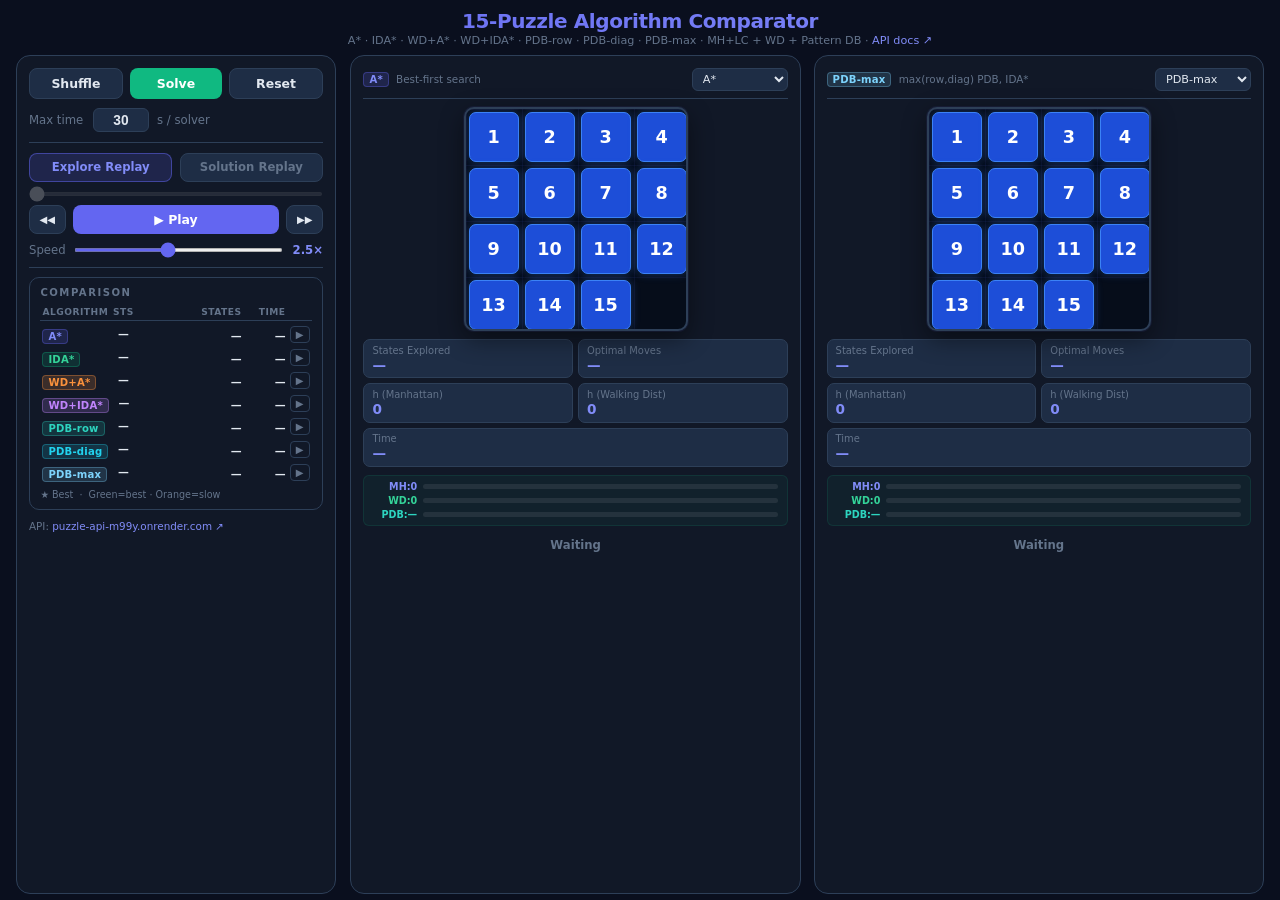
<file: index.html>
<!DOCTYPE html>
<html lang="en">
<head>
  <meta charset="UTF-8">
  <meta name="viewport" content="width=device-width, initial-scale=1.0">
  <title>15-Puzzle Algorithm Comparator</title>
  <link rel="stylesheet" href="style.css">
</head>
<body>

<header>
  <h1>15-Puzzle Algorithm Comparator</h1>
  <p class="subtitle">
    A* · IDA* · WD+A* · WD+IDA* · PDB-row · PDB-diag · PDB-max &middot; MH+LC + WD + Pattern DB
    &middot; <a href="https://puzzle-api-m99y.onrender.com/docs" target="_blank" rel="noopener">API docs ↗</a>
  </p>
</header>

<div class="body-layout">

  <!-- ── Controls sidebar ──────────────────────────────────────────────────── -->
  <aside class="controls" aria-label="Control panel">

    <div class="btn-row">
      <button id="btn-shuffle" class="btn secondary-btn">Shuffle</button>
      <button id="btn-solve"   class="btn accent-btn">Solve</button>
      <button id="btn-reset"   class="btn secondary-btn">Reset</button>
    </div>

    <div class="max-time-row">
      <label for="max-time-input" class="max-time-label">Max time</label>
      <input id="max-time-input" type="number" min="1" max="300" value="30" step="1">
      <span>s / solver</span>
    </div>

    <div class="controls-divider"></div>

    <div class="btn-row">
      <button id="btn-mode-explore"  class="btn mode-btn active-mode">Explore Replay</button>
      <button id="btn-mode-solution" class="btn mode-btn">Solution Replay</button>
    </div>

    <input id="seek-slider" type="range" min="0" max="0" value="0" disabled>

    <div class="btn-row">
      <button id="btn-prev"  class="btn icon-btn" aria-label="Step back">&#9664;&#9664;</button>
      <button id="btn-play"  class="btn primary-btn">&#9654; Play</button>
      <button id="btn-next"  class="btn icon-btn" aria-label="Step forward">&#9654;&#9654;</button>
    </div>

    <div class="speed-row">
      <span class="speed-label-text">Speed</span>
      <input id="speed-slider" type="range" min="1" max="10" value="5">
      <span id="speed-display" class="speed-val">2.5&times;</span>
    </div>

    <div id="global-error" class="global-error hidden" role="alert">
      <span id="global-error-msg"></span>
      <button id="global-error-close" class="global-error-close" aria-label="Dismiss">&#215;</button>
    </div>

    <div class="controls-divider"></div>

    <!-- Comparison table -->
    <div class="comparison-card">
      <div class="comparison-title">Comparison</div>
      <!-- Card list: 1 row = 1 algorithm. IDs preserved for JS compatibility. -->
      <div class="cmp-row cmp-header">
        <div class="cmp-col-badge">Algorithm</div>
        <div class="cmp-col-status">Sts</div>
        <div class="cmp-col-states">States</div>
        <div class="cmp-col-time">Time</div>
        <div class="cmp-col-replay"></div>
      </div>

      <div class="cmp-row">
        <div class="cmp-col-badge"><span class="algo-badge b-a">A*</span></div>
        <div class="cmp-col-status"><span id="tbl-astar-status"      class="tbl-val">—</span></div>
        <div class="cmp-col-states"><span id="tbl-astar-states"      class="tbl-val">—</span></div>
        <div class="cmp-col-time"  ><span id="tbl-astar-time"        class="tbl-val">—</span></div>
        <div class="cmp-col-replay"><button class="replay-btn" data-algo="astar">&#9654;</button></div>
      </div>

      <div class="cmp-row">
        <div class="cmp-col-badge"><span class="algo-badge b-ida">IDA*</span></div>
        <div class="cmp-col-status"><span id="tbl-idastar-status"    class="tbl-val">—</span></div>
        <div class="cmp-col-states"><span id="tbl-idastar-states"    class="tbl-val">—</span></div>
        <div class="cmp-col-time"  ><span id="tbl-idastar-time"      class="tbl-val">—</span></div>
        <div class="cmp-col-replay"><button class="replay-btn" data-algo="idastar">&#9654;</button></div>
      </div>

      <div class="cmp-row">
        <div class="cmp-col-badge"><span class="algo-badge b-wda">WD+A*</span></div>
        <div class="cmp-col-status"><span id="tbl-wdastar-status"    class="tbl-val">—</span></div>
        <div class="cmp-col-states"><span id="tbl-wdastar-states"    class="tbl-val">—</span></div>
        <div class="cmp-col-time"  ><span id="tbl-wdastar-time"      class="tbl-val">—</span></div>
        <div class="cmp-col-replay"><button class="replay-btn" data-algo="wdastar">&#9654;</button></div>
      </div>

      <div class="cmp-row">
        <div class="cmp-col-badge"><span class="algo-badge b-wida">WD+IDA*</span></div>
        <div class="cmp-col-status"><span id="tbl-wdidastar-status"  class="tbl-val">—</span></div>
        <div class="cmp-col-states"><span id="tbl-wdidastar-states"  class="tbl-val">—</span></div>
        <div class="cmp-col-time"  ><span id="tbl-wdidastar-time"    class="tbl-val">—</span></div>
        <div class="cmp-col-replay"><button class="replay-btn" data-algo="wdidastar">&#9654;</button></div>
      </div>

      <div class="cmp-row">
        <div class="cmp-col-badge"><span class="algo-badge b-pdb">PDB-row</span></div>
        <div class="cmp-col-status"><span id="tbl-pdbidastar-status" class="tbl-val">—</span></div>
        <div class="cmp-col-states"><span id="tbl-pdbidastar-states" class="tbl-val">—</span></div>
        <div class="cmp-col-time"  ><span id="tbl-pdbidastar-time"   class="tbl-val">—</span></div>
        <div class="cmp-col-replay"><button class="replay-btn" data-algo="pdbidastar">&#9654;</button></div>
      </div>

      <div class="cmp-row">
        <div class="cmp-col-badge"><span class="algo-badge b-pdb-diag">PDB-diag</span></div>
        <div class="cmp-col-status"><span id="tbl-diagidastar-status" class="tbl-val">—</span></div>
        <div class="cmp-col-states"><span id="tbl-diagidastar-states" class="tbl-val">—</span></div>
        <div class="cmp-col-time"  ><span id="tbl-diagidastar-time"   class="tbl-val">—</span></div>
        <div class="cmp-col-replay"><button class="replay-btn" data-algo="diagidastar">&#9654;</button></div>
      </div>

      <div class="cmp-row">
        <div class="cmp-col-badge"><span class="algo-badge b-pdb-max">PDB-max</span></div>
        <div class="cmp-col-status"><span id="tbl-maxidastar-status" class="tbl-val">—</span></div>
        <div class="cmp-col-states"><span id="tbl-maxidastar-states" class="tbl-val">—</span></div>
        <div class="cmp-col-time"  ><span id="tbl-maxidastar-time"   class="tbl-val">—</span></div>
        <div class="cmp-col-replay"><button class="replay-btn" data-algo="maxidastar">&#9654;</button></div>
      </div>
      <div class="tbl-note" id="tbl-note">★ Best &nbsp;·&nbsp; Green=best · Orange=slow</div>
    </div>

    <p class="api-note">
      API: <a href="https://puzzle-api-m99y.onrender.com/docs" target="_blank" rel="noopener">puzzle-api-m99y.onrender.com ↗</a>
    </p>

  </aside>

  <!-- ── Right: dual panels ─────────────────────────────────────────────────── -->
  <div class="right-col">
    <div class="panels-wrap">

      <!-- Panel 0 -->
      <section class="panel" id="panel-0">
        <div class="panel-header">
          <div class="panel-header-left">
            <span class="algo-badge b-a" id="p0-badge">A*</span>
            <span class="algo-desc" id="p0-desc">Best-first search</span>
          </div>
          <select id="p0-select">
            <option value="astar"      selected>A*</option>
            <option value="idastar"           >IDA*</option>
            <option value="wdastar"           >WD + A*</option>
            <option value="wdidastar"         >WD + IDA*</option>
            <option value="pdbidastar"        >PDB-row</option>
            <option value="diagidastar"       >PDB-diag</option>
            <option value="maxidastar"        >PDB-max</option>
          </select>
        </div>

        <div class="grid" id="grid-0">
          <div id="loading-0" class="loading-overlay hidden" aria-live="polite">
            <div class="spinner" aria-hidden="true"></div>
            <span>Solving&hellip;</span>
          </div>
        </div>

        <div class="panel-stats">
          <div class="stat"><div class="stat-name">States Explored</div><div class="stat-val" id="p0-explored">—</div></div>
          <div class="stat"><div class="stat-name">Optimal Moves</div><div class="stat-val" id="p0-moves">—</div></div>
          <div class="stat"><div class="stat-name">h (Manhattan)</div><div class="stat-val" id="p0-hmh">0</div></div>
          <div class="stat"><div class="stat-name">h (Walking Dist)</div><div class="stat-val" id="p0-hwd">0</div></div>
          <div class="stat stat-wide"><div class="stat-name">Time</div><div class="stat-val" id="p0-time">—</div></div>
        </div>

        <div class="h-compare" id="p0-hcompare">
          <div class="h-row">
            <span class="h-label mh-label"  id="p0-mhlabel">MH:0</span>
            <div class="h-bar-track"><div class="h-bar h-bar-mh"  id="p0-mhbar"  style="width:0%"></div></div>
          </div>
          <div class="h-row">
            <span class="h-label wd-label"  id="p0-wdlabel">WD:0</span>
            <div class="h-bar-track"><div class="h-bar h-bar-wd"  id="p0-wdbar"  style="width:0%"></div></div>
          </div>
          <div class="h-row">
            <span class="h-label pdb-label" id="p0-pdblabel">PDB:—</span>
            <div class="h-bar-track"><div class="h-bar h-bar-pdb" id="p0-pdbbar" style="width:0%"></div></div>
          </div>
        </div>

        <div class="panel-status waiting" id="p0-status">Waiting</div>
      </section>

      <!-- Panel 1 -->
      <section class="panel" id="panel-1">
        <div class="panel-header">
          <div class="panel-header-left">
            <span class="algo-badge b-wida" id="p1-badge">WD+IDA*</span>
            <span class="algo-desc" id="p1-desc">WD heuristic, IDA*</span>
          </div>
          <select id="p1-select">
            <option value="astar"               >A*</option>
            <option value="idastar"             >IDA*</option>
            <option value="wdastar"             >WD + A*</option>
            <option value="wdidastar"           >WD + IDA*</option>
            <option value="pdbidastar"            >PDB-row</option>
            <option value="diagidastar"         >PDB-diag</option>
            <option value="maxidastar"  selected >PDB-max</option>
          </select>
        </div>

        <div class="grid" id="grid-1">
          <div id="loading-1" class="loading-overlay hidden" aria-live="polite">
            <div class="spinner" aria-hidden="true"></div>
            <span>Solving&hellip;</span>
          </div>
        </div>

        <div class="panel-stats">
          <div class="stat"><div class="stat-name">States Explored</div><div class="stat-val" id="p1-explored">—</div></div>
          <div class="stat"><div class="stat-name">Optimal Moves</div><div class="stat-val" id="p1-moves">—</div></div>
          <div class="stat"><div class="stat-name">h (Manhattan)</div><div class="stat-val" id="p1-hmh">0</div></div>
          <div class="stat"><div class="stat-name">h (Walking Dist)</div><div class="stat-val" id="p1-hwd">0</div></div>
          <div class="stat stat-wide"><div class="stat-name">Time</div><div class="stat-val" id="p1-time">—</div></div>
        </div>

        <div class="h-compare" id="p1-hcompare">
          <div class="h-row">
            <span class="h-label mh-label"  id="p1-mhlabel">MH:0</span>
            <div class="h-bar-track"><div class="h-bar h-bar-mh"  id="p1-mhbar"  style="width:0%"></div></div>
          </div>
          <div class="h-row">
            <span class="h-label wd-label"  id="p1-wdlabel">WD:0</span>
            <div class="h-bar-track"><div class="h-bar h-bar-wd"  id="p1-wdbar"  style="width:0%"></div></div>
          </div>
          <div class="h-row">
            <span class="h-label pdb-label" id="p1-pdblabel">PDB:—</span>
            <div class="h-bar-track"><div class="h-bar h-bar-pdb" id="p1-pdbbar" style="width:0%"></div></div>
          </div>
        </div>

        <div class="panel-status waiting" id="p1-status">Waiting</div>
      </section>

    </div>
  </div>

</div>

<script src="main.js"></script>
</body>
</html>
</file>
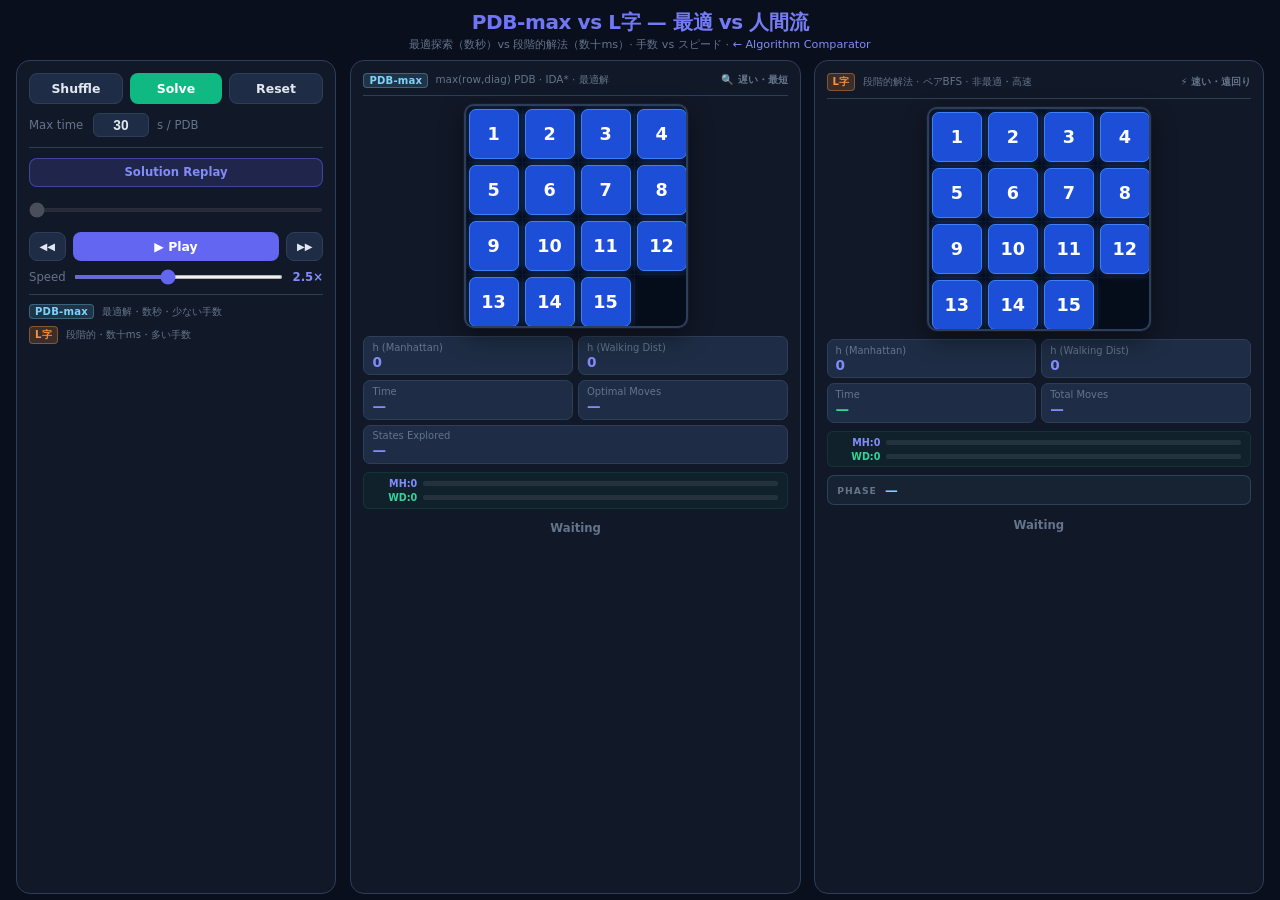
<file: duel.html>
<!DOCTYPE html>
<html lang="ja">
<head>
  <meta charset="UTF-8">
  <meta name="viewport" content="width=device-width, initial-scale=1.0">
  <title>PDB-max vs L字 — 最適 vs 人間流</title>
  <link rel="stylesheet" href="style.css">
  <link rel="stylesheet" href="duel.css">
</head>
<body>

<header>
  <h1>PDB-max vs L字 — 最適 vs 人間流</h1>
  <p class="subtitle">
    最適探索（数秒）vs 段階的解法（数十ms）&middot; 手数 vs スピード
    &middot; <a href="index.html">← Algorithm Comparator</a>
  </p>
</header>

<div class="body-layout">

  <!-- ── Left sidebar (same structure as index.html) ──────────────────────── -->
  <aside class="controls" aria-label="Control panel">

    <div class="btn-row">
      <button id="btn-shuffle" class="btn secondary-btn">Shuffle</button>
      <button id="btn-solve"   class="btn accent-btn">Solve</button>
      <button id="btn-reset"   class="btn secondary-btn">Reset</button>
    </div>

    <div class="max-time-row">
      <label for="max-time-input" class="max-time-label">Max time</label>
      <input id="max-time-input" type="number" min="1" max="300" value="30" step="1">
      <span>s / PDB</span>
    </div>

    <div class="controls-divider"></div>

    <!-- Solution Replay only (no Explore mode in duel) -->
    <div class="btn-row">
      <button id="btn-mode-solution" class="btn mode-btn active-mode">Solution Replay</button>
    </div>

    <!-- Seek slider with phase markers for L字 -->
    <div class="seek-wrap">
      <input id="seek-slider" type="range" min="0" max="0" value="0" disabled>
      <div id="phase-markers" aria-hidden="true"></div>
    </div>

    <div class="btn-row">
      <button id="btn-prev" class="btn icon-btn" aria-label="Step back">&#9664;&#9664;</button>
      <button id="btn-play" class="btn primary-btn">&#9654; Play</button>
      <button id="btn-next" class="btn icon-btn" aria-label="Step forward">&#9654;&#9654;</button>
    </div>

    <div class="speed-row">
      <span class="speed-label-text">Speed</span>
      <input id="speed-slider" type="range" min="1" max="10" value="5">
      <span id="speed-display" class="speed-val">2.5&times;</span>
    </div>

    <div id="global-error" class="global-error hidden" role="alert">
      <span id="global-error-msg"></span>
      <button id="global-error-close" class="global-error-close" aria-label="Dismiss">&#215;</button>
    </div>

    <div class="controls-divider"></div>

    <!-- Legend -->
    <div class="duel-legend">
      <div class="duel-legend-row">
        <span class="algo-badge b-pdb-max">PDB-max</span>
        <span class="duel-legend-desc">最適解・数秒・少ない手数</span>
      </div>
      <div class="duel-legend-row">
        <span class="algo-badge duel-badge-staged">L字</span>
        <span class="duel-legend-desc">段階的・数十ms・多い手数</span>
      </div>
    </div>

  </aside>

  <!-- ── Right: dual panels ─────────────────────────────────────────────────── -->
  <div class="right-col">
    <div class="panels-wrap">

      <!-- PDB-max panel -->
      <section class="panel" id="panel-pdb" aria-label="PDB-max">
        <div class="panel-header">
          <div class="panel-header-left">
            <span class="algo-badge b-pdb-max">PDB-max</span>
            <span class="algo-desc">max(row,diag) PDB &middot; IDA* &middot; 最適解</span>
          </div>
          <span class="duel-label-contrast">🔍 遅い・最短</span>
        </div>

        <div class="grid" id="grid-pdb">
          <div id="loading-pdb" class="loading-overlay hidden" aria-live="polite">
            <div class="spinner" aria-hidden="true"></div>
            <span>Solving&hellip;</span>
          </div>
        </div>

        <div class="panel-stats">
          <div class="stat"><div class="stat-name">h (Manhattan)</div><div class="stat-val" id="pdb-hmh">0</div></div>
          <div class="stat"><div class="stat-name">h (Walking Dist)</div><div class="stat-val" id="pdb-hwd">0</div></div>
          <div class="stat"><div class="stat-name">Time</div><div class="stat-val" id="pdb-time">—</div></div>
          <div class="stat"><div class="stat-name">Optimal Moves</div><div class="stat-val" id="pdb-moves">—</div></div>
          <div class="stat stat-wide"><div class="stat-name">States Explored</div><div class="stat-val" id="pdb-states">—</div></div>
        </div>

        <div class="h-compare" id="pdb-hcompare">
          <div class="h-row">
            <span class="h-label mh-label" id="pdb-mhlabel">MH:0</span>
            <div class="h-bar-track"><div class="h-bar h-bar-mh" id="pdb-mhbar" style="width:0%"></div></div>
          </div>
          <div class="h-row">
            <span class="h-label wd-label" id="pdb-wdlabel">WD:0</span>
            <div class="h-bar-track"><div class="h-bar h-bar-wd" id="pdb-wdbar" style="width:0%"></div></div>
          </div>
        </div>

        <div class="panel-status waiting" id="pdb-status">Waiting</div>
      </section>

      <!-- L字 panel -->
      <section class="panel" id="panel-staged" aria-label="L字段階解法">
        <div class="panel-header">
          <div class="panel-header-left">
            <span class="algo-badge duel-badge-staged">L字</span>
            <span class="algo-desc">段階的解法 &middot; ペアBFS &middot; 非最適・高速</span>
          </div>
          <span class="duel-label-contrast">⚡ 速い・遠回り</span>
        </div>

        <div class="grid" id="grid-staged">
          <div id="loading-staged" class="loading-overlay hidden" aria-live="polite">
            <div class="spinner" aria-hidden="true"></div>
            <span>Solving&hellip;</span>
          </div>
        </div>

        <div class="panel-stats">
          <div class="stat"><div class="stat-name">h (Manhattan)</div><div class="stat-val" id="staged-hmh">0</div></div>
          <div class="stat"><div class="stat-name">h (Walking Dist)</div><div class="stat-val" id="staged-hwd">0</div></div>
          <div class="stat"><div class="stat-name">Time</div><div class="stat-val green" id="staged-time">—</div></div>
          <div class="stat"><div class="stat-name">Total Moves</div><div class="stat-val" id="staged-moves">—</div></div>
        </div>

        <div class="h-compare" id="staged-hcompare">
          <div class="h-row">
            <span class="h-label mh-label" id="staged-mhlabel">MH:0</span>
            <div class="h-bar-track"><div class="h-bar h-bar-mh" id="staged-mhbar" style="width:0%"></div></div>
          </div>
          <div class="h-row">
            <span class="h-label wd-label" id="staged-wdlabel">WD:0</span>
            <div class="h-bar-track"><div class="h-bar h-bar-wd" id="staged-wdbar" style="width:0%"></div></div>
          </div>
        </div>

        <div class="duel-phase-box" id="phase-box">
          <span class="duel-phase-label">Phase</span>
          <span class="duel-phase-name" id="phase-name">—</span>
        </div>

        <div class="panel-status waiting" id="staged-status">Waiting</div>
      </section>

    </div><!-- panels-wrap -->
  </div><!-- right-col -->

</div><!-- body-layout -->

<script src="duel.js"></script>
</body>
</html>
</file>
<file: style.css>
:root {
  --bg:            #0a0f1e;
  --surface:       #111827;
  --surface2:      #1e2d45;
  --border:        #2d3f58;
  --accent:        #6366f1;
  --accent-hi:     #818cf8;
  --astar-color:   #818cf8;
  --idastar-color: #34d399;
  --wda-color:     #fb923c;
  --wida-color:    #c084fc;
  --pdb-color:      #2dd4bf;
  --pdb-diag-color: #22d3ee;
  --pdb-max-color:  #7dd3fc;
  --correct:       #1d4ed8;
  --correct-hi:    #3b82f6;
  --success:       #10b981;
  --danger:        rgba(239,68,68,0.55);
  --danger-bg:     rgba(127,29,29,0.38);
  --danger-text:   #fca5a5;
  --text:          #e2e8f0;
  --text-muted:    #64748b;
  --tile-bg:       #1e3a5f;
  --tile-border:   #2d5280;
  --cell:          56px;
  --tile:          50px;
  --grid-size:     224px;
}

.hidden { display: none !important; }
*, *::before, *::after { box-sizing: border-box; margin: 0; padding: 0; }

html, body { height: 100%; overflow: hidden; }

body {
  background: var(--bg);
  color: var(--text);
  font-family: 'Segoe UI', system-ui, sans-serif;
  height: 100vh;
  display: flex;
  flex-direction: column;
  padding: 0.55rem 1rem 0.4rem;
  gap: 0.5rem;
}

/* ── Header ─────────────────────────────────────────────────────────────── */
header { text-align: center; flex-shrink: 0; }
h1 {
  font-size: 1.25rem;
  font-weight: 800;
  letter-spacing: -0.02em;
  background: linear-gradient(135deg, var(--accent), var(--accent-hi));
  -webkit-background-clip: text;
  -webkit-text-fill-color: transparent;
  background-clip: text;
}
.subtitle { color: var(--text-muted); font-size: 0.7rem; margin-top: 0.1rem; }
.subtitle a { color: var(--accent-hi); text-decoration: none; }

/* ── Body layout ─────────────────────────────────────────────────────────── */
.body-layout {
  display: flex;
  gap: 0.9rem;
  flex: 1;
  min-height: 0;
}

/* ── Controls sidebar ────────────────────────────────────────────────────── */
.controls {
  width: 320px;
  flex-shrink: 0;
  background: var(--surface);
  border: 1px solid var(--border);
  border-radius: 14px;
  padding: 0.75rem;
  display: flex;
  flex-direction: column;
  gap: 0.6rem;
  overflow-y: auto;
}

.controls-divider { border-top: 1px solid var(--border); }

/* ── Buttons ─────────────────────────────────────────────────────────────── */
.btn-row { display: flex; gap: 0.45rem; }
.btn {
  padding: 0.42rem 0.7rem;
  border: none; border-radius: 8px;
  font-size: 0.78rem; font-weight: 600; cursor: pointer;
  transition: opacity .15s, filter .15s; white-space: nowrap;
  font-family: inherit;
}
.btn:disabled { opacity: 0.35; cursor: not-allowed; }
.btn:active:not(:disabled) { filter: brightness(0.78); }
.primary-btn   { background: var(--accent);   color: #fff; flex: 1; }
.accent-btn    { background: var(--success);  color: #fff; flex: 1; }
.secondary-btn { background: var(--surface2); color: var(--text); flex: 1; border: 1px solid var(--border); }
.icon-btn      { background: var(--surface2); color: var(--text); border: 1px solid var(--border); padding: 0.42rem 0.6rem; font-size: 0.63rem; }
.mode-btn      { background: var(--surface2); color: var(--text-muted); border: 1px solid var(--border); flex: 1; font-size: 0.73rem; }
.mode-btn.active-mode { background: rgba(99,102,241,0.18); color: var(--accent-hi); border-color: rgba(99,102,241,0.5); }

/* ── Max time ────────────────────────────────────────────────────────────── */
.max-time-row {
  display: flex; align-items: center; gap: 0.5rem;
  font-size: 0.73rem; color: var(--text-muted);
}
.max-time-label { min-width: 56px; }
#max-time-input {
  width: 56px; background: var(--surface2); border: 1px solid var(--border);
  border-radius: 6px; color: var(--text); font-size: 0.86rem; font-weight: 700;
  text-align: center; padding: 0.22rem 0.3rem;
  -moz-appearance: textfield;
}
#max-time-input::-webkit-outer-spin-button,
#max-time-input::-webkit-inner-spin-button { -webkit-appearance: none; }
#max-time-input:focus { outline: none; border-color: var(--accent); }

/* ── Sliders ─────────────────────────────────────────────────────────────── */
#seek-slider  { width: 100%; accent-color: var(--accent); height: 4px; cursor: pointer; }
#speed-slider { flex: 1;     accent-color: var(--accent); height: 4px; cursor: pointer; }
#seek-slider:disabled { opacity: 0.3; cursor: not-allowed; }

.speed-row { display: flex; align-items: center; gap: 0.5rem; font-size: 0.73rem; color: var(--text-muted); }
.speed-label-text { min-width: 36px; }
.speed-val { min-width: 32px; text-align: right; font-weight: 700; color: var(--accent-hi); font-variant-numeric: tabular-nums; }

/* ── Global error ────────────────────────────────────────────────────────── */
.global-error {
  display: flex; align-items: flex-start; gap: 0.5rem;
  background: var(--danger-bg); border: 1px solid var(--danger);
  border-radius: 8px; padding: 0.5rem 0.7rem;
  font-size: 0.73rem; color: var(--danger-text); line-height: 1.5;
}
.global-error span { flex: 1; }
.global-error-close {
  flex-shrink: 0; background: none; border: none;
  color: var(--danger-text); font-size: 1rem; cursor: pointer; opacity: 0.7; padding: 0;
}

/* ── Comparison card list ────────────────────────────────────────────────── */
.comparison-card {
  background: var(--surface);
  border: 1px solid var(--border);
  border-radius: 10px;
  padding: 0.55rem 0.65rem;
  flex-shrink: 0;
}
.comparison-title {
  font-size: 0.63rem; font-weight: 700;
  letter-spacing: 1.5px; text-transform: uppercase;
  color: var(--text-muted); margin-bottom: 0.45rem;
}

/* Each row is a flex line: badge | status | states | time | replay */
.cmp-row {
  display: flex;
  align-items: center;
  gap: 4px;
  padding: 2px 2px;
}
.cmp-row:not(.cmp-header):hover { background: rgba(99,102,241,0.04); border-radius: 4px; }

.cmp-header {
  border-bottom: 1px solid var(--border);
  padding-bottom: 3px;
  margin-bottom: 2px;
}

/* Column widths — badge: enough for "PDB+IDA*" badge incl. padding */
.cmp-col-badge  { flex: 0 0 66px; }
.cmp-col-status { flex: 0 0 22px; display: flex; align-items: center; justify-content: center; }
.cmp-col-states { flex: 1; min-width: 56px; text-align: right; overflow: hidden; }
.cmp-col-time   { flex: 0 0 40px; text-align: right; }
.cmp-col-replay { flex: 0 0 20px; display: flex; align-items: center; justify-content: flex-end; }

/* Header label text */
.cmp-header > div {
  font-size: 0.57rem; font-weight: 600;
  letter-spacing: 0.5px; text-transform: uppercase;
  color: var(--text-muted);
}

/* tbl-val: used by JS on span elements — no td qualifier */
.tbl-val { font-weight: 700; white-space: nowrap; font-variant-numeric: tabular-nums; font-size: 0.68rem; }
.tbl-val.val-best { color: #34d399; }
.tbl-val.val-mid  { color: var(--accent-hi); }
.tbl-val.val-slow { color: #fb923c; }
.tbl-val.val-fail { color: #f87171; }

.algo-badge {
  display: inline-block; padding: 1px 5px; border-radius: 4px;
  font-weight: 800; font-size: 0.63rem; letter-spacing: 0.02em;
}
.b-a    { background: rgba(99,102,241,0.18);  color: var(--astar-color);   border: 1px solid rgba(99,102,241,0.35); }
.b-ida  { background: rgba(16,185,129,0.15);  color: var(--idastar-color); border: 1px solid rgba(16,185,129,0.3); }
.b-wda  { background: rgba(251,146,60,0.18);  color: var(--wda-color);     border: 1px solid rgba(251,146,60,0.35); }
.b-wida { background: rgba(192,132,252,0.18); color: var(--wida-color);    border: 1px solid rgba(192,132,252,0.35); }
.b-pdb      { background: rgba(45,212,191,0.15);  color: var(--pdb-color);      border: 1px solid rgba(45,212,191,0.3); }
.b-pdb-diag { background: rgba(34,211,238,0.15);  color: var(--pdb-diag-color); border: 1px solid rgba(34,211,238,0.3); }
.b-pdb-max  { background: rgba(125,211,252,0.15); color: var(--pdb-max-color);  border: 1px solid rgba(125,211,252,0.3); }

.status-pill {
  display: inline-flex; align-items: center;
  font-size: 0.63rem; padding: 1px 5px; border-radius: 20px;
}
.sp-ok   { background: rgba(16,185,129,0.12); color: #34d399; }
.sp-fail { background: rgba(239,68,68,0.12);  color: #f87171; }

/* Inline spinner for the comparison-table Status cell while an algo is running */
.tbl-spinner {
  display: inline-block;
  width: 9px; height: 9px;
  border: 1.5px solid rgba(99,102,241,0.2);
  border-top-color: var(--accent-hi);
  border-radius: 50%;
  animation: spin 0.75s linear infinite;
  vertical-align: middle;
}

.replay-btn {
  display: inline-flex; align-items: center; gap: 2px;
  background: transparent; border: 1px solid var(--border);
  color: var(--text-muted); font-size: 0.63rem;
  padding: 2px 5px; border-radius: 4px; cursor: pointer;
  font-family: inherit; transition: all .15s; white-space: nowrap;
}
.replay-btn:hover { border-color: var(--accent); color: var(--accent-hi); }

.tbl-note { margin-top: 5px; font-size: 0.6rem; color: var(--text-muted); }

/* ── API note ────────────────────────────────────────────────────────────── */
.api-note { font-size: 0.65rem; color: var(--text-muted); }
.api-note a { color: var(--accent-hi); text-decoration: none; }

/* ── Right column ────────────────────────────────────────────────────────── */
.right-col {
  display: flex;
  flex-direction: column;
  flex: 1;
  min-height: 0;
}

.panels-wrap {
  display: grid;
  grid-template-columns: 1fr 1fr;
  gap: 0.8rem;
  flex: 1;
  min-height: 0;
}

/* ── Panel ───────────────────────────────────────────────────────────────── */
.panel {
  background: var(--surface);
  border: 1px solid var(--border);
  border-radius: 14px;
  padding: 0.7rem 0.75rem 0.65rem;
  display: flex;
  flex-direction: column;
  gap: 0.5rem;
  min-height: 0;
}

.panel-header {
  display: flex; align-items: center; justify-content: space-between;
  padding-bottom: 0.45rem; border-bottom: 1px solid var(--border);
  flex-shrink: 0;
}
.panel-header-left { display: flex; align-items: center; gap: 0.45rem; }
.algo-desc { font-size: 0.65rem; color: var(--text-muted); }

select {
  background: var(--surface2); border: 1px solid var(--border);
  color: var(--text); font-size: 0.7rem; padding: 3px 6px;
  border-radius: 6px; cursor: pointer; outline: none; font-family: inherit;
}
select:focus { border-color: var(--accent); }

/* ── Grid ────────────────────────────────────────────────────────────────── */
.grid {
  position: relative;
  width: var(--grid-size);
  height: var(--grid-size);
  flex-shrink: 0;
  align-self: center;
  border-radius: 10px;
  border: 2px solid var(--border);
  background-color: #060d1a;
  background-image:
    linear-gradient(rgba(99,102,241,0.07) 1px, transparent 1px),
    linear-gradient(90deg, rgba(99,102,241,0.07) 1px, transparent 1px);
  background-size: var(--cell) var(--cell);
  box-shadow: 0 0 0 1px rgba(99,102,241,0.08), 0 8px 24px rgba(0,0,0,0.45);
  overflow: hidden;
}

/* ── Tiles ───────────────────────────────────────────────────────────────── */
.tile {
  position: absolute;
  width: var(--tile); height: var(--tile);
  background: var(--tile-bg);
  border: 1.5px solid var(--tile-border);
  border-radius: 7px;
  display: flex; align-items: center; justify-content: center;
  font-size: 1.1rem; font-weight: 800; color: #93c5fd;
  user-select: none;
  transition:
    left 0.22s cubic-bezier(0.4,0,0.2,1),
    top  0.22s cubic-bezier(0.4,0,0.2,1),
    background-color 0.25s, border-color 0.25s, color 0.25s, box-shadow 0.25s;
  z-index: 1;
}
.tile.correct {
  background: var(--correct); border-color: var(--correct-hi); color: #fff;
  box-shadow: 0 0 10px rgba(59,130,246,0.3);
}
@keyframes tile-moved {
  0%   { box-shadow: 0 0 0 0    rgba(99,102,241,0); }
  30%  { box-shadow: 0 0 18px 4px rgba(99,102,241,0.6); }
  100% { box-shadow: 0 0 0 0    rgba(99,102,241,0); }
}
.tile.moved { animation: tile-moved 0.4s ease forwards; }

/* ── Loading overlay ─────────────────────────────────────────────────────── */
.loading-overlay {
  position: absolute; inset: 0; z-index: 20;
  background: rgba(6,13,26,0.88);
  backdrop-filter: blur(5px);
  border-radius: 8px;
  display: flex; flex-direction: column;
  align-items: center; justify-content: center;
  gap: 0.8rem; color: var(--text-muted); font-size: 0.78rem;
}
@keyframes spin { to { transform: rotate(360deg); } }
.spinner {
  width: 36px; height: 36px;
  border: 3px solid rgba(99,102,241,0.18);
  border-top-color: var(--accent);
  border-radius: 50%;
  animation: spin 0.75s linear infinite;
}

/* ── Panel stats ─────────────────────────────────────────────────────────── */
.panel-stats {
  width: 100%;
  display: grid;
  grid-template-columns: 1fr 1fr;
  gap: 0.3rem;
  flex-shrink: 0;
}
.stat-wide { grid-column: 1 / -1; }
.stat {
  background: var(--surface2);
  border: 1px solid var(--border);
  border-radius: 7px;
  padding: 0.3rem 0.5rem;
}
.stat-name { font-size: 0.62rem; color: var(--text-muted); margin-bottom: 1px; }
.stat-val  { font-size: 0.85rem; font-weight: 700; color: var(--accent-hi); font-variant-numeric: tabular-nums; }
.stat-val.green  { color: #34d399; }
.stat-val.orange { color: #fb923c; }

/* ── h-compare bar ───────────────────────────────────────────────────────── */
.h-compare {
  display: flex;
  flex-direction: column;
  gap: 3px;
  padding: 0.3rem 0.55rem;
  background: rgba(16,185,129,0.06);
  border: 1px solid rgba(16,185,129,0.12);
  border-radius: 6px;
  flex-shrink: 0;
}
.h-row {
  display: flex;
  align-items: center;
  gap: 6px;
}
.h-label {
  min-width: 44px;
  white-space: nowrap;
  font-weight: 700;
  font-size: 0.6rem;
  text-align: right;
}
.mh-label  { color: var(--accent-hi); }
.wd-label  { color: #34d399; }
.pdb-label { color: var(--pdb-color); }
.h-bar-track {
  flex: 1;
  height: 5px;
  background: rgba(255,255,255,0.08);
  border-radius: 3px;
  overflow: hidden;
}
.h-bar {
  height: 100%;
  border-radius: 3px;
  transition: width 0.2s ease;
  min-width: 0;
}
.h-bar-mh  { background: var(--accent-hi); }
.h-bar-wd  { background: #34d399; }
.h-bar-pdb { background: var(--pdb-color); }
.h-note   { white-space: nowrap; color: var(--text-muted); font-size: 0.58rem; flex-shrink: 0; }

/* ── Panel status ────────────────────────────────────────────────────────── */
.panel-status {
  width: 100%; text-align: center;
  padding: 0.28rem 0.5rem; border-radius: 7px;
  font-size: 0.73rem; font-weight: 600;
  flex-shrink: 0;
}
.panel-status.waiting      { color: var(--text-muted); }
.panel-status.solved       { color: #34d399; background: rgba(16,185,129,0.1); border: 1px solid rgba(16,185,129,0.25); }
.panel-status.error-timeout{ color: #fb923c; background: rgba(251,146,60,0.12); border: 1px solid rgba(251,146,60,0.45); }
.panel-status.error-limit  { color: #f87171; background: var(--danger-bg); border: 1px solid var(--danger); font-size: 0.68rem; }
.panel-status.error        { color: #f87171; background: var(--danger-bg); border: 1px solid var(--danger); font-size: 0.68rem; }

/* ── Reduced motion ──────────────────────────────────────────────────────── */
@media (prefers-reduced-motion: reduce) {
  .tile { transition: none; }
  .tile.moved { animation: none; }
  .spinner { animation: none; }
}
</file>
<file: duel.css>
/* duel.css — duel.html 専用スタイル。style.css は変更しない。 */

/* ── Seek slider wrapper (phase markers overlay) ─────────────────────────── */
/* style.css の #seek-slider { width:100% } はそのまま有効。wrapper で位置制御 */
.seek-wrap {
  position: relative;
  padding-bottom: 7px;
}

#phase-markers {
  position: absolute;
  bottom: 0;
  left: 0;
  right: 0;
  height: 7px;
  pointer-events: none;
}
.phase-marker {
  position: absolute;
  top: 0;
  width: 2px;
  height: 7px;
  background: rgba(125, 211, 252, 0.65);
  border-radius: 1px;
  transform: translateX(-50%);
}

/* ── L字 badge ───────────────────────────────────────────────────────────── */
.duel-badge-staged {
  background: rgba(251, 146, 60, 0.18);
  color: #fb923c;
  border: 1px solid rgba(251, 146, 60, 0.4);
}

/* ── Panel header label ──────────────────────────────────────────────────── */
.duel-label-contrast {
  font-size: 0.63rem;
  color: var(--text-muted);
  font-weight: 600;
  white-space: nowrap;
}

/* ── Phase display (L字 panel) ───────────────────────────────────────────── */
.duel-phase-box {
  display: flex;
  align-items: center;
  gap: 0.5rem;
  background: rgba(125, 211, 252, 0.06);
  border: 1px solid rgba(125, 211, 252, 0.18);
  border-radius: 7px;
  padding: 0.28rem 0.6rem;
  flex-shrink: 0;
  min-height: 30px;
}
.duel-phase-label {
  font-size: 0.58rem;
  font-weight: 700;
  text-transform: uppercase;
  letter-spacing: 1px;
  color: var(--text-muted);
  white-space: nowrap;
}
.duel-phase-name {
  font-size: 0.8rem;
  font-weight: 700;
  color: var(--pdb-max-color);
}

/* ── Sidebar legend ──────────────────────────────────────────────────────── */
.duel-legend {
  display: flex;
  flex-direction: column;
  gap: 0.4rem;
}
.duel-legend-row {
  display: flex;
  align-items: center;
  gap: 0.5rem;
}
.duel-legend-desc {
  font-size: 0.63rem;
  color: var(--text-muted);
}
</file>
